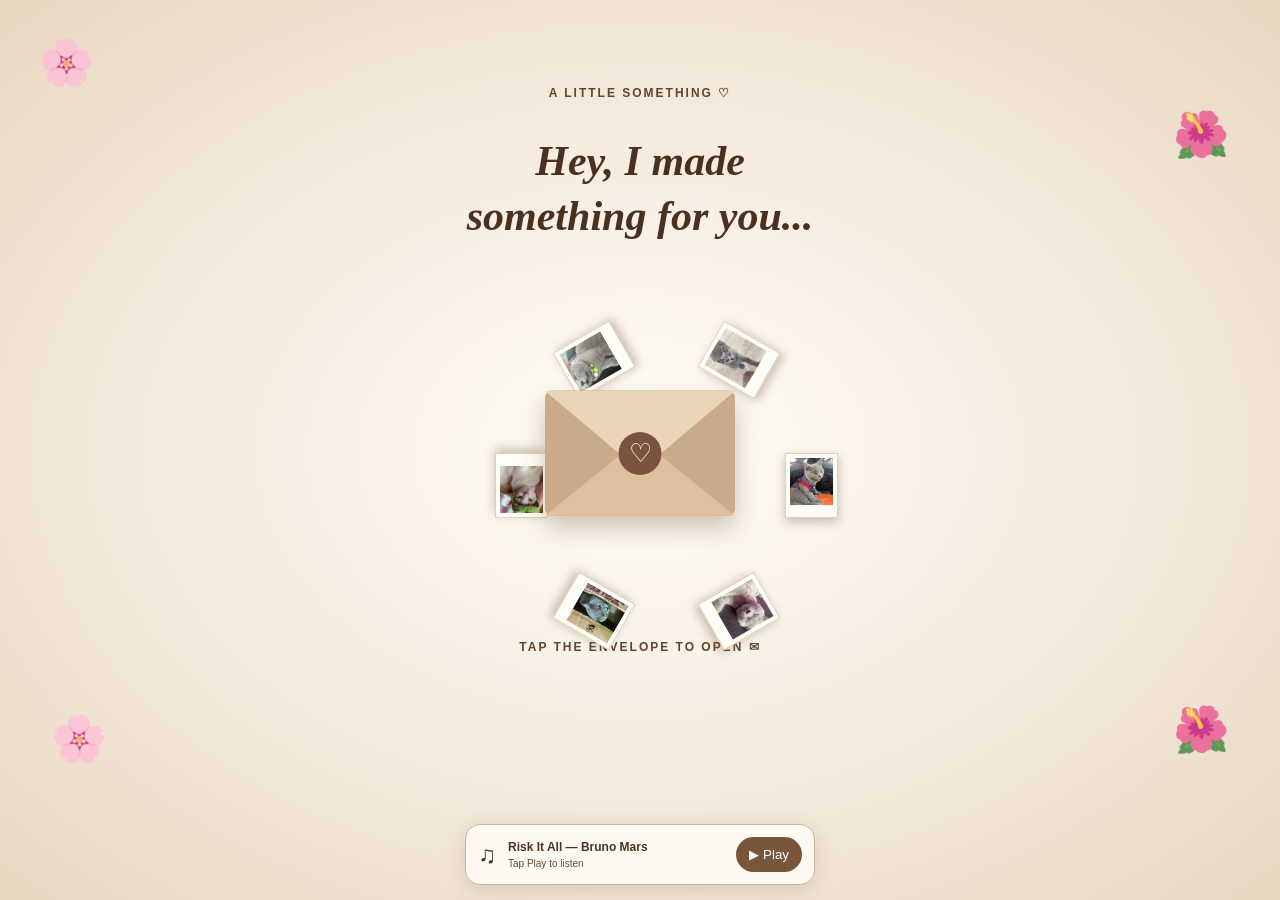
<file: index.html>
<!DOCTYPE html>
<html lang="en">
<head>
  <meta charset="UTF-8">
  <meta name="viewport" content="width=device-width, initial-scale=1.0">
  <title>A Little Letter For You 🤎</title>
  <link rel="stylesheet" href="style.css">
</head>
<body>

  <!-- FLOATING FLOWERS -->
  <div class="flowers" aria-hidden="true">
    <span class="flower flower1">🌸</span>
    <span class="flower flower2">🌺</span>
    <span class="flower flower3">🌸</span>
    <span class="flower flower4">🌺</span>
  </div>

  <main>

    <!-- PAGE 1: ENVELOPE -->
    <section id="page1" class="page active">
      <p class="small-title">A LITTLE SOMETHING ♡</p>

      <h1>
        Hey, I made<br>
        something for you...
      </h1>

      <div class="orbit-area">
        <div class="orbit">
          <div class="photo-item" style="--i:0">
            <img src="images/photo1.jpg" alt="Memory 1">
          </div>
          <div class="photo-item" style="--i:1">
            <img src="images/photo2.jpg" alt="Memory 2">
          </div>
          <div class="photo-item" style="--i:2">
            <img src="images/photo3.jpg" alt="Memory 3">
          </div>
          <div class="photo-item" style="--i:3">
            <img src="images/photo4.jpg" alt="Memory 4">
          </div>
          <div class="photo-item" style="--i:4">
            <img src="images/photo5.jpg" alt="Memory 5">
          </div>
          <div class="photo-item" style="--i:5">
            <img src="images/photo6.jpg" alt="Memory 6">
          </div>
        </div>

        <button
          class="envelope"
          onclick="nextPage(2)"
          aria-label="Open letter">
          <span class="seal">♡</span>
        </button>
      </div>

      <p class="hint">TAP THE ENVELOPE TO OPEN ✉</p>
    </section>

    <!-- PAGE 2: ROMANTIC EMAIL -->
    <section id="page2" class="page">
      <div class="email-wrapper">

        <div class="email-flower email-flower-left"
             aria-hidden="true">🌸</div>
        <div class="email-flower email-flower-right"
             aria-hidden="true">🌸</div>

        <article class="romantic-email">
          <div class="email-header">
            <span>✉ &nbsp; A letter just for you</span>
            <span>♡</span>
          </div>

          <div class="email-content">
            <div class="email-detail">
              <span class="email-label">From:</span>
              <span>someonewhomissesyou@gmail.com 🤎</span>
            </div>

            <div class="email-detail">
              <span class="email-label">To:</span>
              <span>thepersonimiss@gmail.com ♡</span>
            </div>

            <div class="email-detail">
              <span class="email-label">Subject:</span>
              <strong>I'm really sorry...</strong>
            </div>

            <div class="email-divider"></div>

            <div class="email-body">
              <h2>Dear Airis,</h2>

              <p>
                I know I've messed up, and I know a
                simple sorry won't magically fix everything.
              </p>

              <p>
                But if there's one thing I want you to know,
                it's that I never wanted to be the reason
                behind your sadness.
              </p>

              <p>
                I miss making you laugh. I miss hearing your
                voice, and I miss listening to you yap about
                the most random little things.
              </p>

              <p>
                You probably don't even realise how much
                I love listening to you talk. It doesn't
                matter what you're talking about.
                I could listen to you for hours and
                never get tired of it.
              </p>

              <p>
                And honestly, it makes me feel so special
                knowing that I'm someone you feel comfortable
                sharing all those little things with.
              </p>

              <p>
                I don't know if things will ever go back
                to the way they used to be, but if there's
                one thing I know, it's that I still want
                you in my life.
              </p>

              <p>
                Not because I want to pretend nothing
                happened, but because you genuinely
                mean so much to me.
              </p>

              <p>
                And if you're willing, I'd love for us
                to find our way back to each other,
                one little step at a time.
              </p>

              <p class="email-signoff">
                I'm sorry, and I want to do better. 🤎
              </p>

              <p class="email-signature">
                With love,<br>
                Someone who misses you.
              </p>
            </div>

            <div class="email-divider"></div>

            <button class="btn" onclick="nextPage(3)">
              There's more →
            </button>
          </div>
        </article>
      </div>
    </section>

    <!-- PAGE 3: ONE MORE THING -->
    <section id="page3" class="page">

      <div class="peony-decoration peony-left"
           aria-hidden="true">🌸</div>
      <div class="peony-decoration peony-right"
           aria-hidden="true">🌸</div>

      <div class="letter one-more-letter">
        <div class="emoji">🌸🤎</div>
        <h2>One More Thing...</h2>

        <div class="long-letter-text">

          <p>
            There's something I've been wanting to tell you,
            and I don't think I've ever properly explained
            just how much you've changed my life.
          </p>

          <p>
            Before you came into my life, I wasn't really
            the kind of person who smiled a lot.
            I kept to myself, I wasn't always the friendliest
            person, and honestly, there were days when
            I didn't even feel like smiling.
          </p>

          <p>But then you came along.</p>

          <p>
            And somehow, without even realising it,
            I started becoming a different version of myself.
          </p>

          <p>
            I became happier. I started smiling more,
            laughing more, and genuinely looking forward
            to the little things in life.
          </p>

          <p>
            You even gave me the confidence to post Instagram
            stories, which might sound silly, but if you knew
            how rarely I used to post anything, you'd
            understand how big of a deal that was for me.
          </p>

          <p>
            Even my close friends and family noticed
            the difference. They could see that I was happier,
            that I smiled more, and that something about
            me had changed.
          </p>

          <p><strong>And that something was you.</strong></p>

          <p>
            You also made me want to do better in my studies.
            Every little word of encouragement you gave me
            meant more than you probably realised.
            Even the smallest bit of support from you
            could make my entire day better.
          </p>

          <p>
            It felt like having someone in my corner,
            someone who believed in me.
          </p>

          <p>
            And I can't explain how special that feeling was.
          </p>

          <p>
            I don't think I've ever looked forward to
            someone's messages the way I look forward
            to yours. The random conversations,
            the late-night talks, the sleep calls...
            all of it.
          </p>

          <p>
            Even sleep calling was never really something
            I did that often before. But with you,
            I actually looked forward to it.
          </p>

          <p><strong>Because it was you.</strong></p>

          <p>
            Oh, and one more thing. You're actually the
            first person I've ever felt comfortable enough
            to share my silly pictures with, especially
            the ones I'd normally find so hard to show
            anyone else.
          </p>

          <p>
            And you know why I'm telling you this?
          </p>

          <p>
            Because I didn't even realise how we went
            from being complete strangers to casually
            sending each other our childhood pictures,
            like we'd known each other for years.
          </p>

          <p>
            It's crazy when you think about it, right?
            We started off knowing absolutely nothing
            about each other, and somehow, we became
            this comfortable with one another
            without even noticing.
          </p>

          <p>
            And honestly, I think that's one of
            the things that makes what we have
            so special to me. 🤎
          </p>

          <p>
            Honestly, it's been such a long time
            since I've felt this kind of love and happiness.
          </p>

          <p>
            That's why, when things started feeling
            different between us, I got scared.
          </p>

          <p>
            When our conversations became shorter
            and the replies felt a little more distant,
            I started wondering if maybe you were
            losing interest in me, or if I'd done
            something wrong.
          </p>

          <p>
            I found myself looking back at our old
            conversations on Instagram and Meef,
            remembering how we used to talk
            and wondering what had changed.
          </p>

          <p>I missed how close we felt.</p>

          <p>
            And I think part of me was just scared
            of losing something that had become
            so meaningful to me.
          </p>

          <p>
            But I also realise now that instead of
            letting those worries take over,
            I should've tried to understand
            how you were feeling too.
          </p>

          <p>
            That's one of the things I want to do better.
          </p>

          <p>
            And that's also why I made this little
            website for you.
          </p>

          <p>
            Not because I think a website can magically
            fix everything, or because I expect you
            to forgive me after reading it.
          </p>

          <p>
            I made it because there are so many things
            I've been wanting to tell you,
            and I wanted to put some genuine effort
            into showing you how much you mean to me.
          </p>

          <p>
            I still remember all those little plans
            we made together.
          </p>

          <p>
            Remember how we talked about going to Aquaria?
            And Zoo Negara? And all the other little
            things we wanted to do on our dates?
          </p>

          <p>I still think about those plans sometimes.</p>

          <p>
            I was genuinely so excited about them
            that I even told my mum, and she gave
            me the green light. I don't think you
            realise how happy that made me.
          </p>

          <p>
            I don't know if you still think about
            those plans the way I do, but if you
            ever do, I'd love to hear about it.
          </p>

          <p>
            And if things don't turn out the way
            we once imagined, I'll understand.
          </p>

          <p>
            Because more than anything, I want us
            to be okay, even if things take time,
            and even if the future looks different
            from what we planned.
          </p>

          <p>
            I'm willing to put in the effort
            to make things right, but I know
            that it takes more than just words,
            and I know it's not something
            I can decide on my own.
          </p>

          <p>
            Whatever happens, I'll always be grateful
            that I got to know you.
          </p>

          <p>
            Because you reminded me what it feels
            like to be excited about life,
            to look forward to tomorrow,
            and to feel genuinely happy
            about the smallest things.
          </p>

          <p>
            And before I end this, there's one
            more thing I've been wanting to say.
          </p>

          <p class="love-confession">
            I love you.
          </p>

          <p>Yep, I said it.</p>

          <p class="love-confession">
            I really do love you.
          </p>

          <p>
            I'm not saying it because I expect
            you to say it back. I just wanted
            to be honest about how I feel.
          </p>

          <p>
            I'm sorry if all of this is a little
            overwhelming. You don't have to
            respond to everything, and you
            don't have to figure out how
            you feel right now.
          </p>

          <p>
            I just hope that, after reading this,
            you'll understand why you've become
            someone so incredibly special to me.
          </p>

          <p class="letter-ending">
            Thank you for being part of my life,
            and for bringing out a side of me
            I didn't even know was there. 🤎
          </p>

        </div>

        <button class="btn" onclick="nextPage(4)">
          Can I ask you something? →
        </button>
      </div>
    </section>

    <!-- PAGE 4: FINAL LETTER -->
    <section id="page4" class="page">
      <div class="letter">
        <div class="emoji">🤎</div>
        <h2>Can we talk?</h2>

        <p>
          I understand if you need time.
          I won't rush you.
          <br><br>
          When you're ready, I'd love to listen
          and make things right.
        </p>

        <button class="btn" onclick="showAnswer('talk')">
          YES I'D LOVE TO✉
        </button>

        <button class="btn secondary"
                onclick="showAnswer('time')">
          I need some time 🌼
        </button>

        <p id="answer" aria-live="polite"></p>

        <button class="btn secondary" onclick="nextPage(1)">
          ↺ Start again
        </button>
      </div>
    </section>

  </main>

  <!-- SURPRISE POPUP - PAGE 4 -->
  <div
    id="surprise-popup"
    class="surprise-overlay"
    role="dialog"
    aria-modal="true"
    aria-label="A little surprise for you"
    hidden
  >
    <div class="surprise-card">

      <button
        class="surprise-close"
        onclick="closeSurprise()"
        aria-label="Close surprise"
      >×</button>

      <!-- PEONY FLOWERS -->
      <span class="surprise-peony peony-1" aria-hidden="true">🌸</span>
      <span class="surprise-peony peony-2" aria-hidden="true">🌺</span>
      <span class="surprise-peony peony-3" aria-hidden="true">🌸</span>
      <span class="surprise-peony peony-4" aria-hidden="true">🌺</span>

      <!-- FLOATING HEARTS -->
      <div class="surprise-hearts" aria-hidden="true">
        <span>♡</span>
        <span>🤎</span>
        <span>♡</span>
        <span>🤎</span>
        <span>♡</span>
        <span>♡</span>
      </div>

      <!-- FOUR CAT POLAROIDS -->
      <div class="surprise-polaroid cat-1">
        <img
          src="images/surprise 1.jpg"
          alt="Airis's cat photo 1">
      </div>

      <div class="surprise-polaroid cat-2">
        <img
          src="images/surprise 2.jpg"
          alt="Airis's cat photo 2">
      </div>

      <div class="surprise-polaroid cat-3">
        <img
          src="images/surprise 3.jpg"
          alt="Airis's cat photo 3">
      </div>

      <div class="surprise-polaroid cat-4">
        <img
          src="images/surprise 4.jpg"
          alt="Airis's cat photo 4">
      </div>

      <!-- SURPRISE MESSAGE -->
      <div class="surprise-message">
        <p class="surprise-small-title">
          A LETTER FOR YOU ♡
        </p>

        <h2>You just made me smile. 🤎</h2>

        <p>
          Thank you for being willing to talk.
          You have no idea how much that means to me.
        </p>

        <p>
          We don't have to rush anything.
          I'd love to hear your voice again,
          listen to your random little stories,
          and take things one step at a time.
        </p>

        <p class="surprise-signoff">
          With love, someone who's still rooting for us. ♡
        </p>
      </div>

    </div>
  </div>
  <!-- END SURPRISE POPUP -->

  <!-- BACKGROUND MUSIC PLAYER -->
  <div class="music-player">
    <span>♫</span>

    <div class="music-info">
      <strong>Risk It All — Bruno Mars</strong>
      <small id="music-status">Tap Play to listen</small>
    </div>

    <button id="music-btn" onclick="toggleMusic()">
      ▶ Play
    </button>
  </div>

  <audio
    id="bg-music"
    src="music/song.mp3"
    preload="auto"
    loop
  ></audio>

  <script src="script.js"></script>

</body>
</html>
</file>
<file: style.css>
* {

  box-sizing: border-box;

}



body {

  margin: 0;

  min-height: 100vh;

  background: radial-gradient(

    ellipse at center,

    #fffdf7,

    #f2e6d6 65%,

    #e8d6c0

  );

  color: #493426;

  font-family: Georgia, serif;

  overflow-x: hidden;

}



main {

  min-height: calc(100vh - 95px);

  display: flex;

  align-items: center;

  justify-content: center;

  padding: 35px 15px 100px;

}



.page {

  display: none;

  width: 100%;

  text-align: center;

  animation: fadeIn 0.6s ease;

}



.page.active {

  display: block;

}



.small-title,

.hint {

  font-family: Arial, sans-serif;

  font-size: 12px;

  font-weight: bold;

  letter-spacing: 2px;

  color: #604531;

}



h1 {

  font-size: clamp(29px, 6vw, 42px);

  font-style: italic;

  color: #4b3022;

  line-height: 1.3;

}



/* ENVELOPE & PHOTOS */



.orbit-area {

  position: relative;

  width: min(360px, 92vw);

  height: 350px;

  margin: 10px auto;

}



.orbit {

  position: absolute;

  width: 0;

  height: 0;

  top: 50%;

  left: 50%;

  animation: rotateOrbit 30s linear infinite;

}



.photo-item {

  position: absolute;

  width: 53px;

  height: 65px;

  padding: 4px 4px 12px;

  background: #fffdf8;

  border: 1px solid #e0cfb9;

  box-shadow: 0 4px 10px #67472f55;



  transform:

    rotate(calc(var(--i) * 60deg))

    translateX(clamp(112px, 36vw, 145px));

}



.photo-item img {

  width: 100%;

  height: 100%;

  object-fit: cover;

}



.envelope {

  position: absolute;

  width: 190px;

  height: 125px;

  top: 50%;

  left: 50%;

  transform: translate(-50%, -50%);

  background: #c9ab89;

  border: none;

  border-radius: 7px;

  box-shadow: 0 12px 25px #77543855;

  cursor: pointer;

  z-index: 2;

}



.envelope::before {

  content: "";

  position: absolute;

  inset: 0;

  background: #ead5b9;

  clip-path: polygon(0 0, 50% 64%, 100% 0);

}



.envelope::after {

  content: "";

  position: absolute;

  inset: 0;

  background: #ddc09e;

  clip-path: polygon(0 100%, 50% 38%, 100% 100%);

}



.seal {

  position: absolute;

  z-index: 3;

  top: 50%;

  left: 50%;

  transform: translate(-50%, -50%);

  display: grid;

  place-items: center;

  width: 43px;

  height: 43px;

  border-radius: 50%;

  background: #79533d;

  color: white;

  font-size: 26px;

}



/* FLOWERS */



.flower {

  position: fixed;

  font-size: 45px;

  pointer-events: none;

  opacity: 0.75;

  animation: floatFlower 6s ease-in-out infinite alternate;

}



.flower1 { top: 4%; left: 3%; }

.flower2 { top: 12%; right: 4%; animation-delay: -2s; }

.flower3 { bottom: 15%; left: 4%; animation-delay: -3s; }

.flower4 { bottom: 16%; right: 4%; animation-delay: -1s; }



/* LETTER PAGES */



.letter {

  max-width: 400px;

  margin: auto;

  padding: 30px 24px;

  background: #fffdf8;

  border: 1.5px solid #c9b397;

  border-radius: 20px;

  box-shadow: 0 12px 30px #674a3030;

}



.emoji {

  font-size: 34px;

}



h2 {

  font-size: clamp(29px, 6vw, 36px);

  font-style: italic;

  color: #543727;

}



.letter p {

  font-size: 16px;

  line-height: 1.9;

  font-weight: 500;

  color: #493426;

}



.memory-photo {

  width: 155px;

  height: 175px;

  object-fit: cover;

  background: #eadac5;

  border: 9px solid white;

  border-bottom-width: 20px;

  box-shadow: 0 5px 15px #65452c40;

  transform: rotate(-5deg);

}



.btn {

  background: #79553c;

  color: white;

  border: none;

  border-radius: 30px;

  padding: 13px 22px;

  margin: 9px 5px;

  font-size: 14px;

  font-weight: bold;

  cursor: pointer;

}



.btn.secondary {

  background: #f9f1e5;

  color: #543a29;

  border: 1.5px solid #a78b6d;

}



#answer {

  font-weight: bold;

}



/* MUSIC PLAYER */



.music-player {

  position: fixed;

  bottom: 15px;

  left: 50%;

  transform: translateX(-50%);

  width: min(350px, 92vw);

  display: flex;

  align-items: center;

  gap: 12px;

  padding: 12px;

  background: #fffaf1;

  border: 1px solid #cbb498;

  border-radius: 15px;

  box-shadow: 0 5px 20px #77543830;

  z-index: 10;

  font-family: Arial, sans-serif;

}



.music-player > span {

  font-size: 24px;

}



.music-info {

  flex: 1;

  text-align: left;

  font-size: 12px;

}



.music-info small {

  display: block;

  margin-top: 4px;

  color: #654b38;

}



#music-btn {

  background: #79553c;

  color: white;

  border: none;

  border-radius: 20px;

  padding: 10px 13px;

  cursor: pointer;

}



/* ANIMATIONS */



@keyframes rotateOrbit {

  to { transform: rotate(360deg); }

}



@keyframes floatFlower {

  from {

    transform: translateY(5px) rotate(-12deg);

  }

  to {

    transform: translateY(-15px) rotate(12deg);

  }

}



@keyframes fadeIn {

  from {

    opacity: 0;

    transform: translateY(12px);

  }

  to {

    opacity: 1;

    transform: translateY(0);

  }

}



@media (prefers-reduced-motion: reduce) {

  .orbit,

  .flower {

    animation: none;

  }

}





/* PEONY FLOWERS AROUND PAGE 3 */



#page3 {

  position: relative;

}



.peony-decoration {

  position: absolute;

  font-size: 65px;

  z-index: 0;

  pointer-events: none;

  transform-origin: center;

  animation: peonyBloom 4s ease-in-out infinite alternate;

}



.peony-left {

  top: 4%;

  left: max(2%, calc(50% - 285px));

}



.peony-right {

  bottom: 4%;

  right: max(2%, calc(50% - 285px));

  animation-delay: 1.5s;

}



#page3 .letter {

  position: relative;

  z-index: 1;

}



@keyframes peonyBloom {

  0% {

    transform: scale(0.65) rotate(-12deg);

    opacity: 0.5;

  }



  100% {

    transform: scale(1.15) rotate(10deg);

    opacity: 1;

  }

}



@media (max-width: 480px) {

  .peony-decoration {

    font-size: 42px;

  }



  .peony-left {

    top: -20px;

    left: 0;

  }



  .peony-right {

    bottom: -20px;

    right: 0;

  }

}



@media (prefers-reduced-motion: reduce) {

  .peony-decoration {

    animation: none;

    opacity: 1;

    transform: none;

  }

}





/* ============================= */

/* ROMANTIC EMAIL - PAGE 2       */

/* ============================= */



#page2 {

  width: 100%;

}



.email-wrapper {

  position: relative;

  width: min(600px, 100%);

  margin: 0 auto;

  padding: 18px 12px;

}



.romantic-email {

  position: relative;

  z-index: 1;

  overflow: hidden;

  background: #fffcf7;

  border: 1px solid #d7c1a7;

  border-radius: 20px;

  box-shadow: 0 15px 35px rgba(89, 57, 36, 0.15);

  text-align: left;

  animation: emailAppear 0.8s ease both;

}



.email-header {

  display: flex;

  align-items: center;

  justify-content: space-between;

  gap: 12px;

  padding: 18px 22px;

  background: #f3e6d5;

  color: #543727;

  font-family: Arial, sans-serif;

  font-size: 13px;

  font-weight: bold;

  letter-spacing: 0.5px;

}



.email-content {

  padding: 25px 30px 30px;

}



.email-detail {

  display: flex;

  align-items: baseline;

  gap: 12px;

  margin-bottom: 13px;

  font-family: Arial, sans-serif;

  font-size: 13px;

  line-height: 1.5;

  color: #503726;

}



.email-label {

  flex: 0 0 65px;

  color: #80634d;

  font-weight: bold;

}



.email-divider {

  height: 1px;

  background: #e3d4c2;

  margin: 25px 0;

}



.email-body h2 {

  margin: 10px 0 24px;

  color: #543727;

  font-family: Georgia, serif;

  font-size: 31px;

  font-style: italic;

}



.email-body p {

  margin: 0 0 21px;

  color: #493426;

  font-family: Georgia, serif;

  font-size: 16px;

  line-height: 1.9;

}



.email-body .email-signoff {

  color: #79553c;

  font-style: italic;

  font-weight: bold;

}



.email-body .email-signature {

  margin-top: 30px;

  font-style: italic;

  color: #79553c;

}



.email-content > .btn {

  display: block;

  margin-left: auto;

}



/* PEONY DECORATIONS */



.email-flower {

  position: absolute;

  z-index: 2;

  font-size: 55px;

  pointer-events: none;

  animation: emailFlowerBloom 4s ease-in-out

    infinite alternate;

}



.email-flower-left {

  top: -12px;

  left: -15px;

}



.email-flower-right {

  bottom: -10px;

  right: -12px;

  animation-delay: 1.5s;

}



/* ANIMATIONS */



@keyframes emailAppear {

  from {

    opacity: 0;

    transform: translateY(25px) scale(0.97);

  }

  to {

    opacity: 1;

    transform: translateY(0) scale(1);

  }

}



@keyframes emailFlowerBloom {

  from {

    opacity: 0.55;

    transform: scale(0.7) rotate(-12deg);

  }

  to {

    opacity: 1;

    transform: scale(1.1) rotate(8deg);

  }

}



/* PHONE SCREEN */



@media (max-width: 480px) {

  .email-wrapper {

    padding: 14px 4px;

  }



  .email-content {

    padding: 22px 18px;

  }



  .email-header {

    padding: 16px;

  }



  .email-detail {

    font-size: 12px;

  }



  .email-label {

    flex-basis: 52px;

  }



  .email-body p {

    font-size: 15px;

    line-height: 1.85;

  }



  .email-flower {

    font-size: 39px;

  }

}



@media (prefers-reduced-motion: reduce) {

  .romantic-email,

  .email-flower {

    animation: none;

  }

}





/* PAGE 3 - LONG LETTER */



#page3 {

  width: 100%;

  height: auto;

  min-height: 100vh;

  overflow: visible;

  padding-top: 55px;

  padding-bottom: 150px;

}



#page3:not(.active) {

  display: none;

}



#page3 .one-more-letter {

  position: relative;

  z-index: 1;

  width: min(650px, 92%);

  max-width: 650px;

  margin: 0 auto;

  padding: 38px 32px;

  box-sizing: border-box;

}



#page3 .long-letter-text {

  text-align: left;

  margin-top: 25px;

}



#page3 .long-letter-text p {

  color: #493426;

  font-family: Georgia, serif;

  font-size: 16px;

  line-height: 1.95;

  margin: 0 0 24px;

}



#page3 .long-letter-text strong {

  color: #79553c;

}



#page3 .love-confession {

  text-align: center;

  font-size: 27px !important;

  font-weight: bold;

  font-style: italic;

  color: #79553c !important;

  margin: 35px 0 !important;

}



#page3 .letter-ending {

  text-align: center;

  font-style: italic;

  font-weight: bold;

  color: #79553c !important;

}



@media (max-width: 480px) {

  #page3 .one-more-letter {

    width: 95%;

    padding: 26px 20px;

  }



  #page3 .long-letter-text p {

    font-size: 15px;

    line-height: 1.85;

  }

}


/* PAGE 4 SURPRISE POPUP */
.surprise-overlay[hidden] { display: none !important; }
.surprise-overlay { position:fixed; inset:0; z-index:100; background:rgba(47,31,24,.65); backdrop-filter:blur(7px); display:grid; place-items:center; padding:16px; overflow-y:auto; }
.surprise-card { position:relative; isolation:isolate; width:min(540px,100%); min-height:460px; background:#fffaf2; border:2px solid #dfc9b2; border-radius:25px; padding:75px 22px 32px; text-align:center; box-shadow:0 20px 60px #28170f66; animation:surpriseEnter .6s ease both; overflow:hidden; }
.surprise-card h2 { font-size:clamp(25px,5vw,34px); margin:12px 0; position:relative; z-index:2; }
.surprise-card p { color:#563d2e; line-height:1.75; position:relative; z-index:2; }
.surprise-message { max-width:310px; margin:45px auto 25px; position:relative; z-index:2; opacity:0; animation:surpriseText 1s ease 2s forwards; }
.surprise-close { position:absolute; top:12px; right:14px; z-index:10; border:0; background:#79553c; color:white; width:35px; height:35px; border-radius:50%; font-size:23px; cursor:pointer; }
.surprise-peony { position:absolute; font-size:50px; opacity:0; z-index:1; animation:surpriseBloom 1.5s cubic-bezier(.2,1.5,.4,1) forwards; pointer-events:none; }
.sp1 {top:8px;left:12px;animation-delay:.2s} .sp2 {top:8px;right:48px;animation-delay:.5s} .sp3 {bottom:8px;left:10px;animation-delay:.8s} .sp4 {bottom:8px;right:10px;animation-delay:1.1s}
.surprise-heart { position:absolute; bottom:-25px; color:#bc7e8a; font-size:23px; z-index:1; opacity:0; animation:surpriseFloat 4s ease-in infinite; pointer-events:none; }
.sh1 {left:15%;animation-delay:.2s} .sh2 {left:35%;animation-delay:1s} .sh3 {left:70%;animation-delay:2s} .sh4 {left:85%;animation-delay:1.5s}
.surprise-polaroid { position:absolute; width:83px; height:105px; padding:5px 5px 18px; background:white; border:1px solid #eadaca; box-shadow:0 6px 15px #593a2c55; opacity:0; z-index:3; animation:surprisePhoto .8s cubic-bezier(.2,1.5,.5,1) forwards; }
.surprise-polaroid img { width:100%;height:100%;object-fit:cover;display:block; }
.cat1 {top:60px;left:8%;--tilt:-12deg;animation-delay:1.1s} .cat2 {top:60px;right:8%;--tilt:12deg;animation-delay:1.4s} .cat3 {bottom:26px;left:8%;--tilt:9deg;animation-delay:1.7s} .cat4 {bottom:26px;right:8%;--tilt:-9deg;animation-delay:2s}
.surprise-soft-note { position:relative; z-index:2; font-style:italic; }
@keyframes surpriseEnter {from{opacity:0;transform:scale(.9) translateY(20px)}to{opacity:1;transform:scale(1) translateY(0)}}
@keyframes surpriseBloom {from{opacity:0;transform:scale(.05) rotate(-55deg)}to{opacity:1;transform:scale(1) rotate(8deg)}}
@keyframes surpriseFloat {0%{opacity:0;transform:translateY(0)}20%{opacity:.8}85%{opacity:.65}100%{opacity:0;transform:translateY(-440px) rotate(25deg)}}
@keyframes surprisePhoto {from{opacity:0;transform:scale(.1) rotate(-35deg)}to{opacity:1;transform:scale(1) rotate(var(--tilt))}}
@keyframes surpriseText {from{opacity:0;transform:translateY(18px)}to{opacity:1;transform:translateY(0)}}
@media(max-width:480px){.surprise-card{min-height:490px;padding:85px 10px 35px}.surprise-polaroid{width:64px;height:83px}.cat1,.cat3{left:3%}.cat2,.cat4{right:3%}.surprise-message{max-width:220px;margin:70px auto 45px}.surprise-peony{font-size:38px}}
@media(prefers-reduced-motion:reduce){.surprise-card,.surprise-peony,.surprise-heart,.surprise-polaroid,.surprise-message{animation:none;opacity:1}.surprise-heart{display:none}.surprise-polaroid{transform:rotate(var(--tilt))}}


/* FIX: FOUR CAT POLAROIDS */

.surprise-overlay .surprise-card {
  position: relative;
  width: min(94vw, 850px);
  max-height: 90vh;
  overflow-y: auto;
  overflow-x: hidden;
  padding: 45px 20px 60px;
}

.surprise-overlay .surprise-message {
  position: relative;
  z-index: 2;
  max-width: 440px;
  margin: 0 auto;
}

.surprise-overlay .surprise-polaroid {
  position: absolute;
  z-index: 3;
  width: 105px;
  padding: 7px 7px 22px;
  background: #fffaf3;
  border: 1px solid #e4d4c3;
  box-shadow: 0 8px 18px rgba(75, 45, 30, 0.18);
  border-radius: 3px;
  opacity: 1;
  animation: catAppear 0.8s ease both;
}

.surprise-overlay .surprise-polaroid img {
  display: block;
  width: 100%;
  height: 95px;
  object-fit: cover;
  border-radius: 2px;
}

.surprise-overlay .cat-1 {
  top: 8%;
  left: 3%;
  transform: rotate(-9deg);
  animation-delay: 0.2s;
}

.surprise-overlay .cat-2 {
  top: 8%;
  right: 3%;
  transform: rotate(9deg);
  animation-delay: 0.5s;
}

.surprise-overlay .cat-3 {
  bottom: 5%;
  left: 3%;
  transform: rotate(7deg);
  animation-delay: 0.8s;
}

.surprise-overlay .cat-4 {
  bottom: 5%;
  right: 3%;
  transform: rotate(-7deg);
  animation-delay: 1.1s;
}

@keyframes catAppear {
  from {
    opacity: 0;
    scale: 0.4;
  }

  to {
    opacity: 1;
    scale: 1;
  }
}

/* MOBILE: SUSUN GAMBAR DALAM GRID */
@media (max-width: 650px) {
  .surprise-overlay .surprise-card {
    padding: 45px 15px 35px;
  }

  .surprise-overlay .surprise-polaroid {
    position: relative;
    inset: auto;
    display: inline-block;
    width: 42%;
    max-width: 135px;
    margin: 10px 2%;
    vertical-align: top;
    transform: none;
  }

  .surprise-overlay .surprise-polaroid img {
    height: 100px;
  }

  .surprise-overlay .surprise-message {
    clear: both;
    margin-top: 20px;
  }
}

/* SHY BUTTON */

#shy-btn {
  position: relative;
  transition: transform 0.3s ease;
  max-width: 100%;
}

#shy-hint {
  min-height: 24px;
  margin-top: 12px;
  color: #795640;
  font-size: 14px;
  font-style: italic;
  text-align: center;
}

@keyframes shyWiggle {
  0%, 100% { rotate: 0deg; }
  25% { rotate: -4deg; }
  75% { rotate: 4deg; }
}

#shy-btn.wiggle {
  animation: shyWiggle 0.35s ease;
}


/* ==========================================
   FOR AIRIS — OPTIONAL LITTLE NOTE
========================================== */

#little-note-box[hidden] {
  display: none !important;
}

#little-note-box {
  width: 100%;
  max-width: 540px;
  margin: 28px auto;
  padding: 12px;
  background: #f7ede1;
  border: 1px solid #d7bca5;
  border-radius: 24px;
  box-sizing: border-box;
}

.little-note-inner {
  padding: 24px 18px;
  background: #fffcf7;
  border: 1px solid #d7bca5;
  border-radius: 18px;
  text-align: center;
}

.little-note-flower {
  font-size: 24px;
  margin-bottom: 12px;
}

.little-note-inner h3 {
  color: #593d30;
  font-family: Georgia, serif;
  font-size: 25px;
  margin: 0 0 14px;
}

.little-note-inner > p {
  color: #795d4c;
  font-size: 15px;
  line-height: 1.7;
}

#little-note-text {
  display: block;
  width: 100%;
  min-height: 125px;
  padding: 15px;
  margin: 20px 0 14px;
  box-sizing: border-box;
  border: 1px solid #d7bca5;
  border-radius: 14px;
  background: #ffffff;
  color: #593d30;
  font-family: Georgia, serif;
  font-size: 16px;
  resize: vertical;
}

#little-note-text:focus {
  outline: 2px solid #b68c75;
  outline-offset: 2px;
}

.little-note-send,
.little-note-close {
  display: block;
  width: 100%;
  min-height: 48px;
  padding: 12px 16px;
  margin: 10px 0;
  border-radius: 30px;
  font-size: 14px;
  font-weight: bold;
  cursor: pointer;
}

.little-note-send {
  background: #805b45;
  border: 1px solid #805b45;
  color: #ffffff;
}

.little-note-close {
  background: transparent;
  border: 1px solid #b79b85;
  color: #593d30;
}

.little-note-send:disabled {
  opacity: 0.6;
  cursor: default;
}

.little-note-inner .little-note-privacy {
  font-size: 12px;
  color: #8a7161;
  margin-top: 16px;
}

#little-note-status {
  font-size: 13px;
  color: #795640;
  min-height: 20px;
}

@media (max-width: 480px) {
  #little-note-box {
    padding: 8px;
  }

  .little-note-inner {
    padding: 20px 14px;
  }

  .little-note-inner h3 {
    font-size: 22px;
  }
}
</file>
